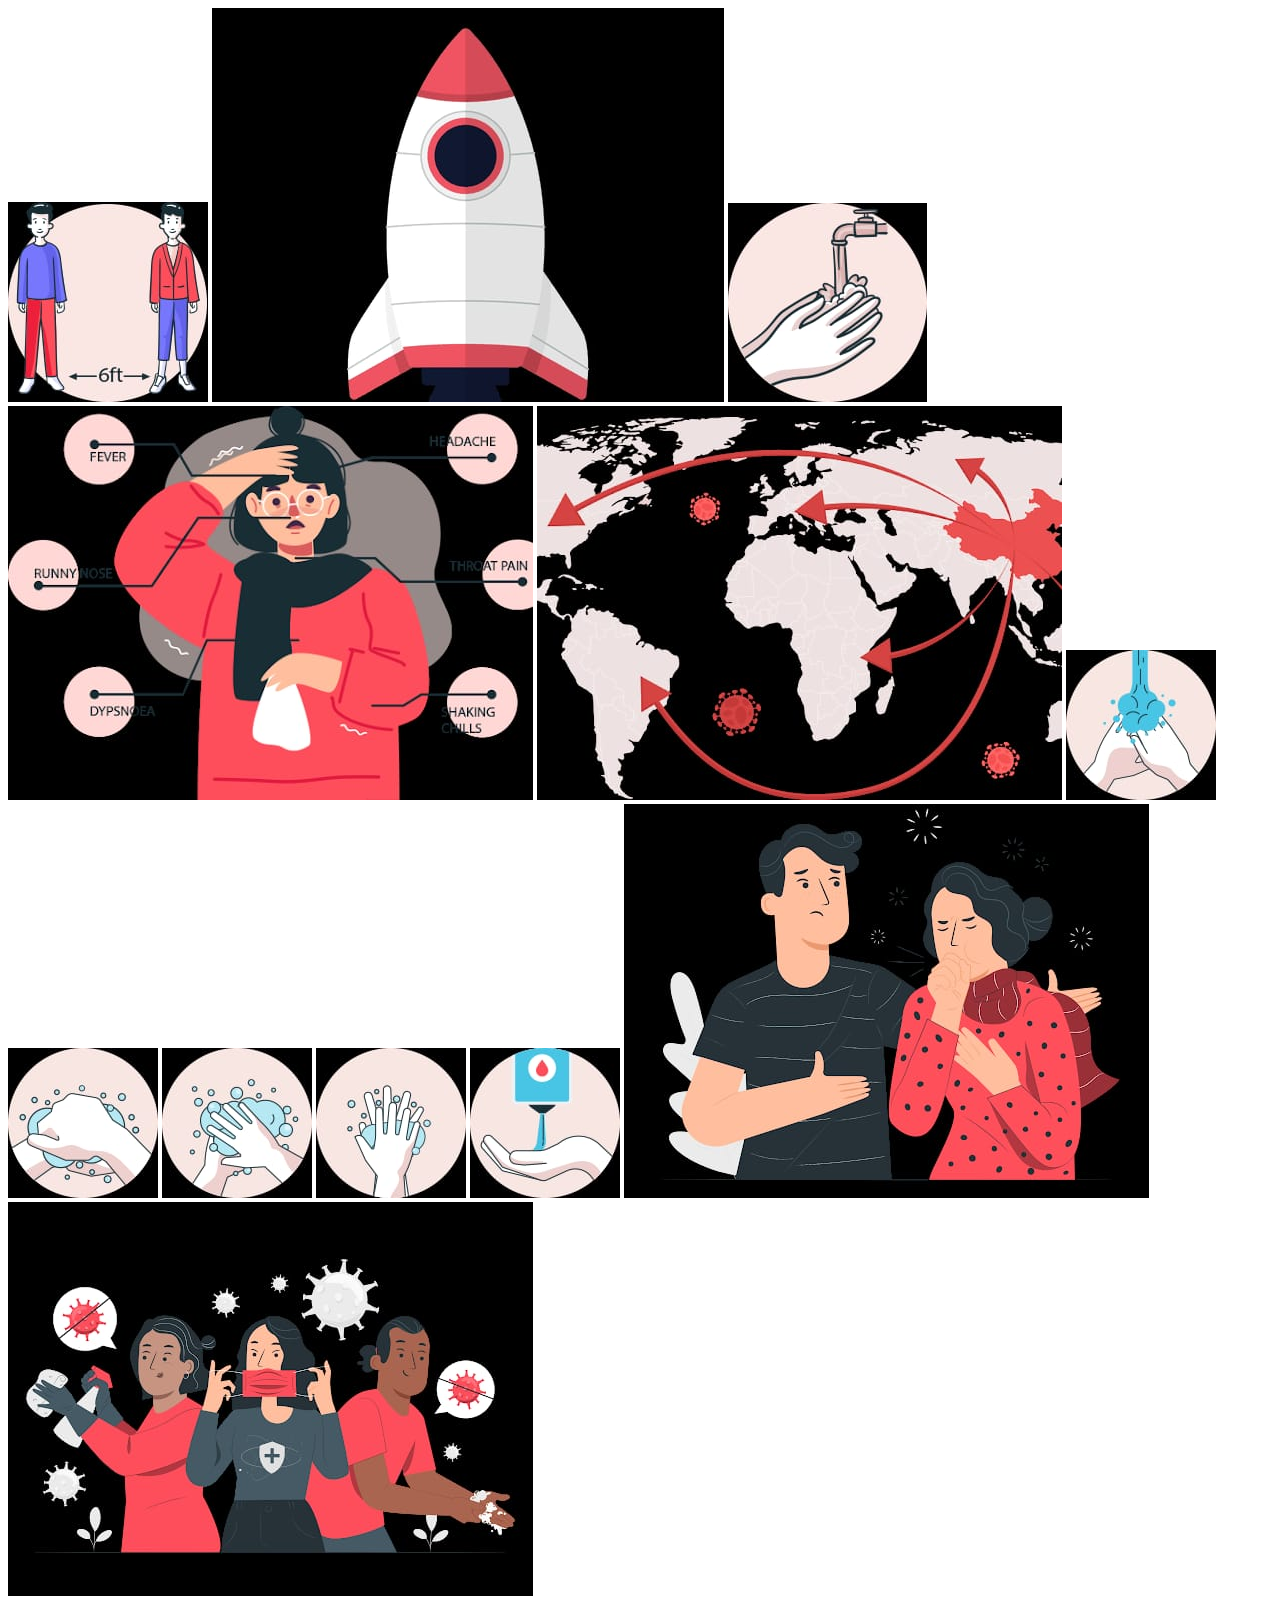
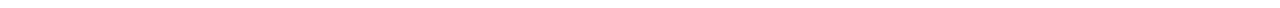
<file: image.html>
<!DOCTYPE html>
<html lang="en">
<head>
    <meta charset="UTF-8">
    <meta name="viewport" content="width=device-width, initial-scale=1.0">
    <title>Images</title>
</head>
<body>
    <img src="images/IMG-20240401-WA0013.jpg" alt="">
    <img src="images/IMG-20240401-WA0014.jpg" alt="">
    <img src="images/IMG-20240401-WA0015.jpg" alt="">
    <img src="images/IMG-20240401-WA0016.jpg" alt="">
    <img src="images/IMG-20240401-WA0017.jpg" alt="">
    <!-- <img src="images/IMG-20240401-WA0018.jpg" alt="">
    <img src="images/IMG-20240401-WA0019.jpg" alt=""> -->
    <img src="images/IMG-20240401-WA0021.jpg" alt="">
    <img src="images/IMG-20240401-WA0022.jpg" alt="">
    <img src="images/IMG-20240401-WA0023.jpg" alt="">
    <img src="images/IMG-20240401-WA0024.jpg" alt="">
    <img src="images/IMG-20240401-WA0025.jpg" alt="">
    <img src="images/IMG-20240401-WA0026.jpg" alt="">
    <img src="images/IMG-20240401-WA0028.jpg" alt="">
</body>
</html>
</file>
